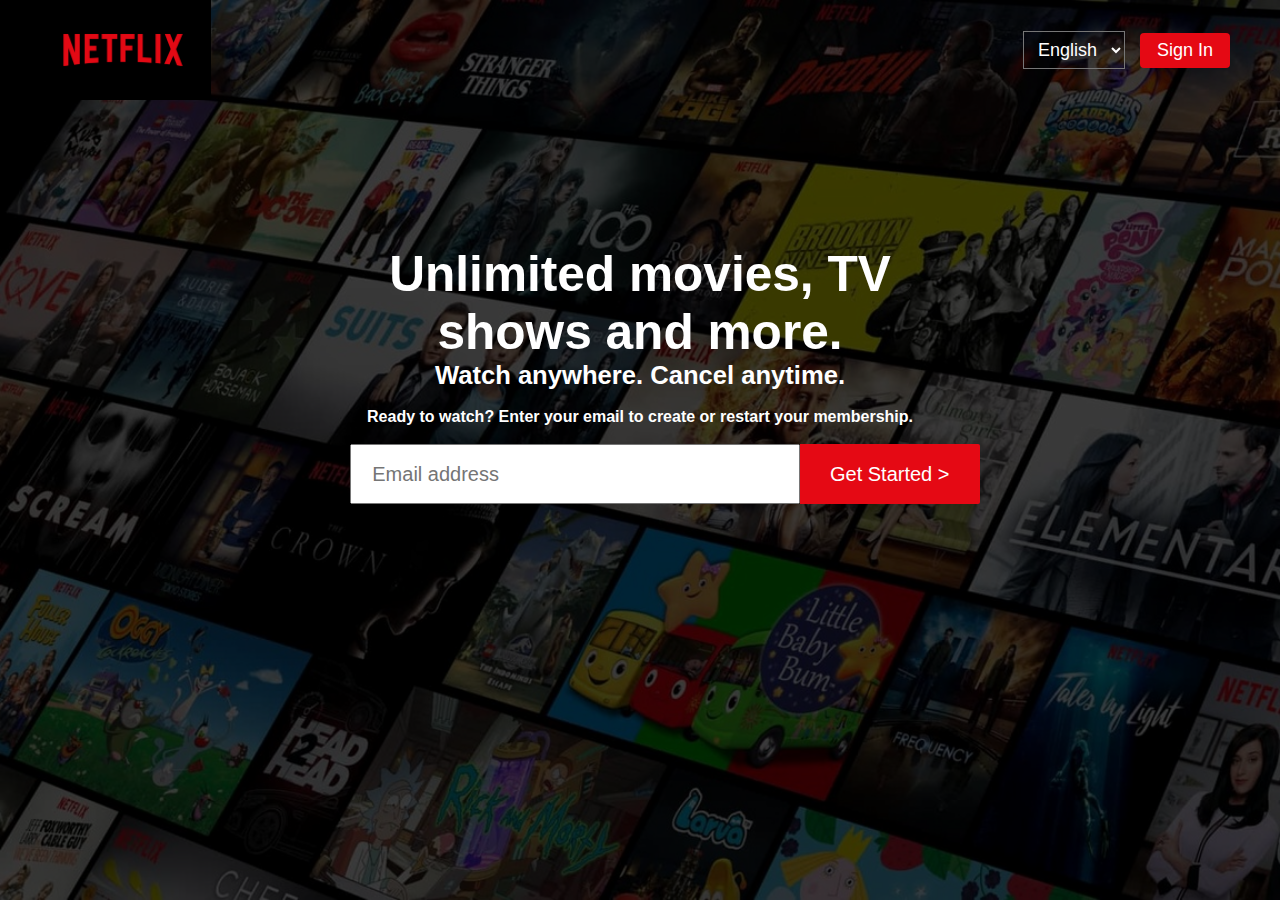
<file: index.html>
<!DOCTYPE html>
<html lang="en">

<head>
    <meta charset="UTF-8">
    <meta http-equiv="X-UA-Compatible" content="IE=edge">
    <meta name="viewport" content="width=device-width, initial-scale=1.0">
    <link rel="stylesheet" href="style.css">
    <title>Netflix India - Watch TV Shows Online, Watch Movies Online</title>
</head>
<body>

    <div class="container">
      <nav class="navbar">
      <div class="left">
     <img src="Netflix-logo-red-black-png.png"  alt=" ">
     </div>
    <div class="right">
    <select name="language" class="language">
    <option value="English">English</option>
    <option value="Hindi">Hindi</option>
    </select>
    <button><a href="#">Sign In</a></button>
    </div>
  </nav>

   <div class="title">
   <div class="content">
   <h1>Unlimited movies, TV shows and more.</h1>
  <h2>Watch anywhere. Cancel anytime.</h2>
 <form action="#">
  <h3>Ready to watch? Enter your email to create or restart your membership.</h3>
  <div class="email">
  <input type="email" name="email" placeholder="Email address">
  <button><a href="index2.html">Get Started  ></a></button>
  </div>
  </form>
  </div>
   </div>
  </div>
</body>
</html>
</file>
<file: style.css>
*{
  padding: 0;
  margin: 0;
  box-sizing: border-box;
}
body{
  width: 100%;
  height: 100%;
  color: white;
  background: black;
  font-family: 'Helvetica Neue',Helvetica,Arial,sans-serif;
}
.container::before{
  content: "";
  background: url(1664271579476.jpg) no-repeat center center/cover;
  position: absolute;
  height: 100%;
  width: 100%;
  opacity: 0.3;
  z-index: -1;
}
.container .navbar{
  height: 100px;
  display: flex;
}
.container .navbar .left{
  height: 100%;
  display: flex;
  float: left;
}
.container .navbar .left img{
  height: 100px;
  position: absolute;
  left: 35px;
}
.container .navbar .right{
  display: flex;
  height: 100px;
  float: right;
  position: absolute;
  right: 50px;
}
.container .navbar .right .language{
  margin: auto;
  align-items: center;
  justify-content: center;
  font-size: 18px;
  padding: 7px 10px;
  color: white;
  background:none;
  cursor: pointer;
  margin-right: 15px;
}
.container .navbar .right .language option{
  background-color: grey;
}
.container .navbar .right button{
  margin: auto;
  align-items: center;
  justify-content: center;
  font-size: 18px;
  font-weight: 400;
  padding: 7px 17px;
  background: #e50914;
  cursor: pointer;
  outline: none;
  border-radius: 4px;
  border: none;
}
.container .navbar .right button a{
  text-decoration: none;
  color: white;
}
.container .title{
  padding: 70px 45px;
}
.container .title .content{
  width: 950px;
  margin: auto;
  padding: 75px 0;
  text-align: center;
}
.container .title .content h1{
  width: 650px;
  margin: auto;
  font-size: 3.1rem;
  text-align: center;
}
.container .title .content h2{
  width: 650px;
  margin: auto;
  font-size: 1.6rem;
  text-align: center;
}
.container .title .content form h3{
  font-size: 1rem;
  margin: 18px 0;
  text-align: center;
}
.container .title .content form .email{
  width: 1000px;
  margin: auto;
}
.container .title .content form .email input{
  height: 60px;
  width: 450px;
  margin: auto;
  padding: 20px;
  font-size: 20px;
  outline: none;
}
.container .title .content form .email button{
  margin: auto;
  height: 60px;
  width: 180px;
  align-items: center;
  justify-content: center;
  font-size: 20px;
  padding: 7px 17px;
  background: #e50914;
  cursor: pointer;
  outline: none;
  border-top-right-radius: 2px;
  border-bottom-right-radius: 2px;
  border: none;
  margin-left: -5px;
}
.container .title .content form .email button:hover{
  background-color: #f40612;
}
.container .title .content form .email button a{
  text-decoration: none;
  color: white;
}
</file>
